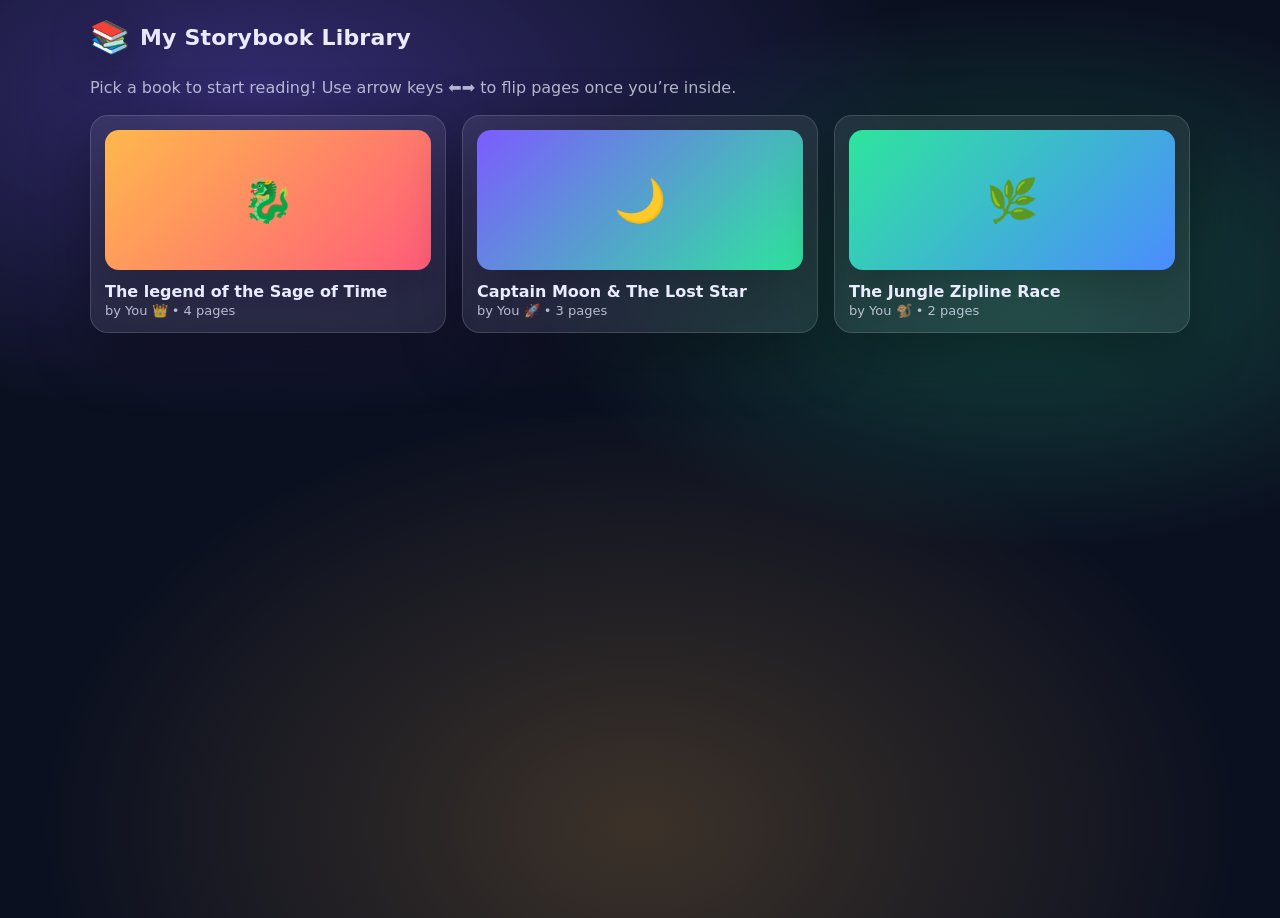
<file: src/assets/project/Aidens-storybook-website/index.html>
<!doctype html>
<html lang="en">
<head>
  <meta charset="UTF-8" />
  <!-- Makes the site look good on phones/tablets -->
  <meta name="viewport" content="width=device-width, initial-scale=1.0" />

  <title>My Storybook Library</title>

  <!-- Link the CSS file -->
  <link rel="stylesheet" href="styles.css" />
</head>

<body>
  <!-- =========================
       TOP HEADER / NAV BAR
       ========================= -->
  <header class="topbar">
    <div class="brand">
      <span class="logo">📚</span>
      <h1>My Storybook Library</h1>
    </div>

    <!-- This button appears only when we're inside the reader -->
    <button id="backBtn" class="btn ghost hidden" aria-label="Go back to library">
      ← Back to Library
    </button>
  </header>

  <!-- =========================
       MAIN CONTENT AREA
       We'll toggle between:
       1) Library view (grid of books)
       2) Reader view (flipbook)
       ========================= -->
  <main class="container">

    <!-- ========== LIBRARY VIEW ========== -->
    <section id="libraryView">
      <p class="subtitle">
        Pick a book to start reading! Use arrow keys ⬅️➡️ to flip pages once you’re inside.
      </p>

      <!-- Where the JS will generate book cards -->
      <div id="bookGrid" class="book-grid"></div>
    </section>

    <!-- ========== READER VIEW ========== -->
    <section id="readerView" class="hidden">
      <!-- Reader header: book title + page counter -->
      <div class="reader-header">
        <div>
          <h2 id="bookTitle" class="reader-title">Book Title</h2>
          <p id="bookAuthor" class="reader-author">by Someone</p>
        </div>

        <!-- Page number info -->
        <div class="page-counter" aria-live="polite">
          <span id="pageNumber">1</span> / <span id="totalPages">1</span>
        </div>
      </div>

      <!-- The flipbook stage (the “screen” where pages appear) -->
      <div class="stage">
        <!-- The “book” container that holds the pages -->
        <div id="flipbook" class="flipbook" aria-label="Storybook pages">

          <!-- 
            We will create pages dynamically in JS.
            A page has:
              - left side (previous page)
              - right side (current page)
            We animate the right side like a flipping sheet.
          -->
        </div>
      </div>

      <!-- Reader controls -->
      <div class="controls">
        <button id="prevBtn" class="btn" aria-label="Previous page">
          ⬅️ Prev
        </button>

        <button id="randomBtn" class="btn ghost" aria-label="Random page">
          🎲 Surprise Me
        </button>

        <button id="nextBtn" class="btn" aria-label="Next page">
          Next ➡️
        </button>
      </div>

      <!-- Tiny help text -->
      <p class="hint">
        Tip: You can also press ⬅️ / ➡️ on your keyboard.
      </p>
    </section>
  </main>

  <!-- Link the JS file at the bottom so HTML loads first -->
  <script src="app.js"></script>
</body>
</html>
</file>
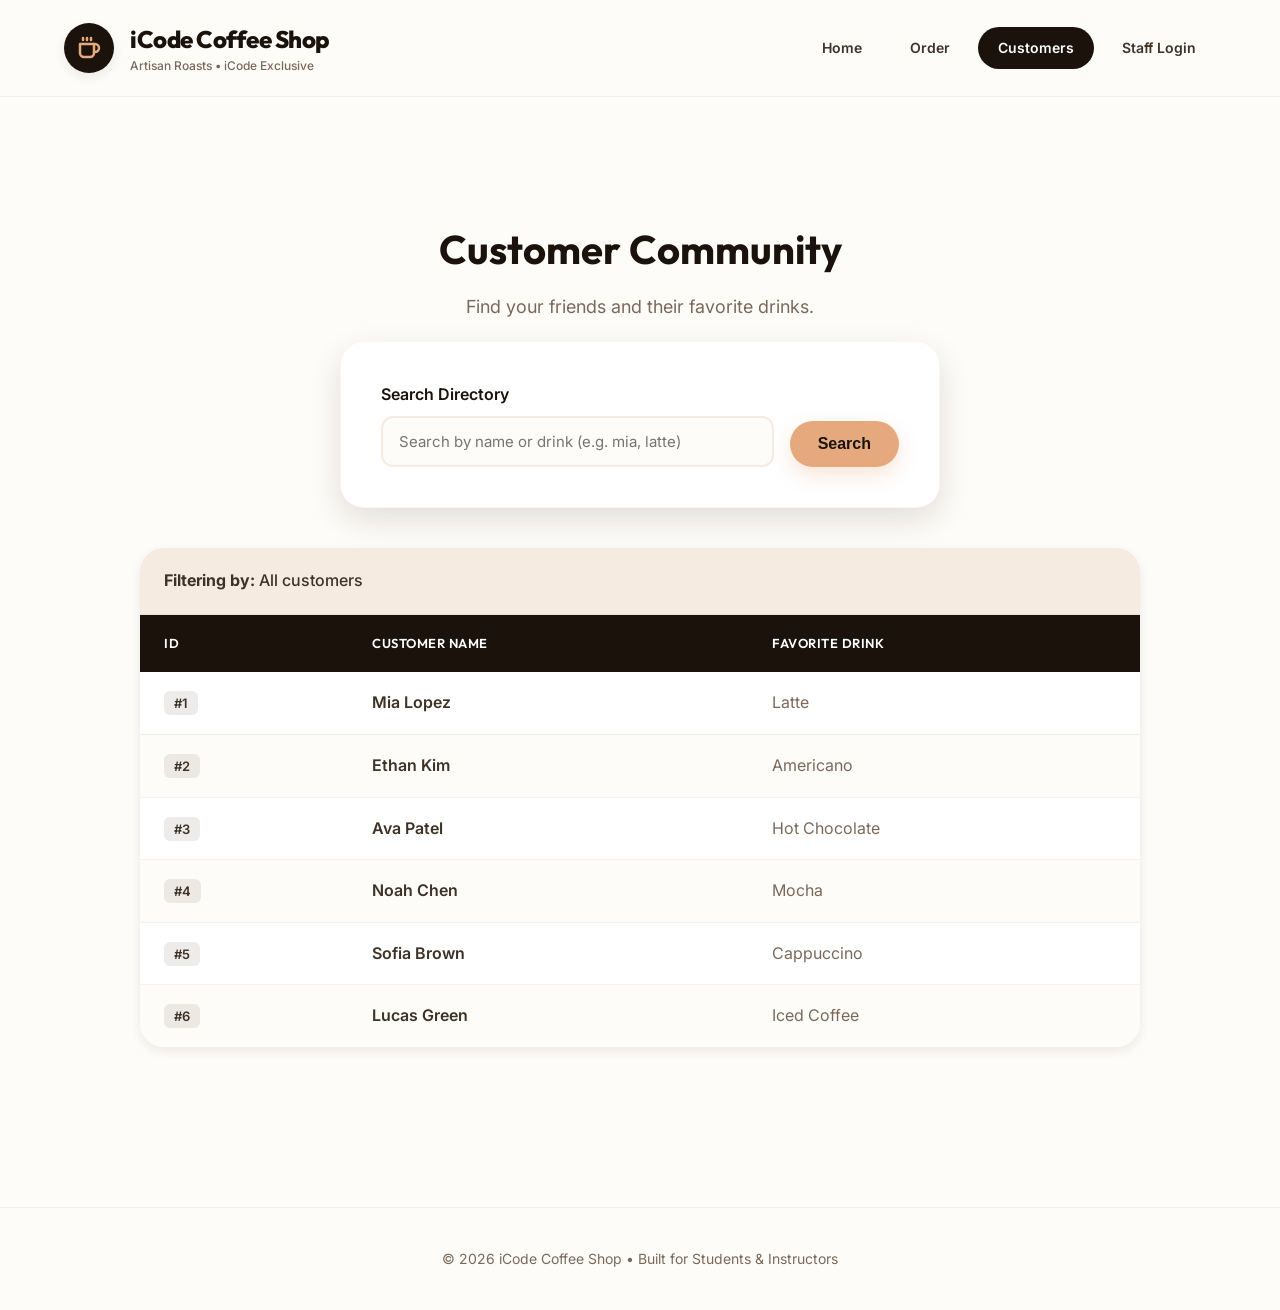
<file: src/assets/project/Coffee Shop Website Project/customers.html>
<!DOCTYPE html>
<html lang="en">
<head>
  <meta charset="UTF-8" />
  <title>Customers - iCode Artisan Coffee</title>
  <link rel="stylesheet" href="styles.css" />
  <link href="https://fonts.googleapis.com/css2?family=Outfit:wght@300;400;600;800&family=Inter:wght@400;500;600&display=swap" rel="stylesheet">
</head>
<body>

  <header class="navbar">
    <a href="index.html" class="logo-wrap">
      <div class="logo-circle">
        <svg xmlns="http://www.w3.org/2000/svg" width="24" height="24" viewBox="0 0 24 24" fill="none" stroke="currentColor" stroke-width="2.5" stroke-linecap="round" stroke-linejoin="round"><path d="M17 8h1a4 4 0 1 1 0 8h-1"/><path d="M3 8h14v9a4 4 0 0 1-4 4H7a4 4 0 0 1-4-4Z"/><line x1="6" x2="6" y1="2" y2="4"/><line x1="10" x2="10" y1="2" y2="4"/><line x1="14" x2="14" y1="2" y2="4"/></svg>
      </div>
      <div>
        <h1 class="brand-title">iCode Coffee Shop</h1>
        <p class="brand-subtitle">Artisan Roasts • iCode Exclusive</p>
      </div>
    </a>

    <nav class="nav-links">
      <a href="index.html">Home</a>
      <a href="order.html">Order</a>
      <a href="customers.html" class="active">Customers</a>
      <a href="login.html">Staff Login</a>
    </nav>
  </header>

  <main class="container">
    <div class="page-header">
      <h2>Customer Community</h2>
      <p>Find your friends and their favorite drinks.</p>
    </div>

    <div class="form-container" style="max-width: 600px; margin-bottom: 20px;">
      <form id="searchForm" style="display: flex; gap: 16px; align-items: flex-end;">
        <div class="form-group" style="flex-grow: 1; margin-bottom: 0;">
          <label>Search Directory</label>
          <input
            type="text"
            id="searchInput"
            placeholder="Search by name or drink (e.g. mia, latte)"
          />
        </div>
        <button type="submit" class="btn" style="padding: 14px 28px;">Search</button>
      </form>
    </div>

    <div class="table-wrapper">
      <div style="padding: 20px 24px; background: var(--color-cream); border-bottom: 1px solid rgba(26, 18, 11, 0.05);">
        <p style="margin: 0; font-weight: 500;"><b>Filtering by:</b> <span id="filterLabel">All customers</span></p>
      </div>
      
      <table>
        <thead>
          <tr>
            <th>ID</th>
            <th>Customer Name</th>
            <th>Favorite Drink</th>
          </tr>
        </thead>
        <tbody id="customerTableBody">
          <!-- Rows will be injected by JavaScript -->
        </tbody>
      </table>
    </div>
  </main>

  <footer class="footer">
    <p>&copy; 2026 iCode Coffee Shop • Built for Students & Instructors</p>
  </footer>

  <script src="script.js"></script>
</body>
</html>
</file>
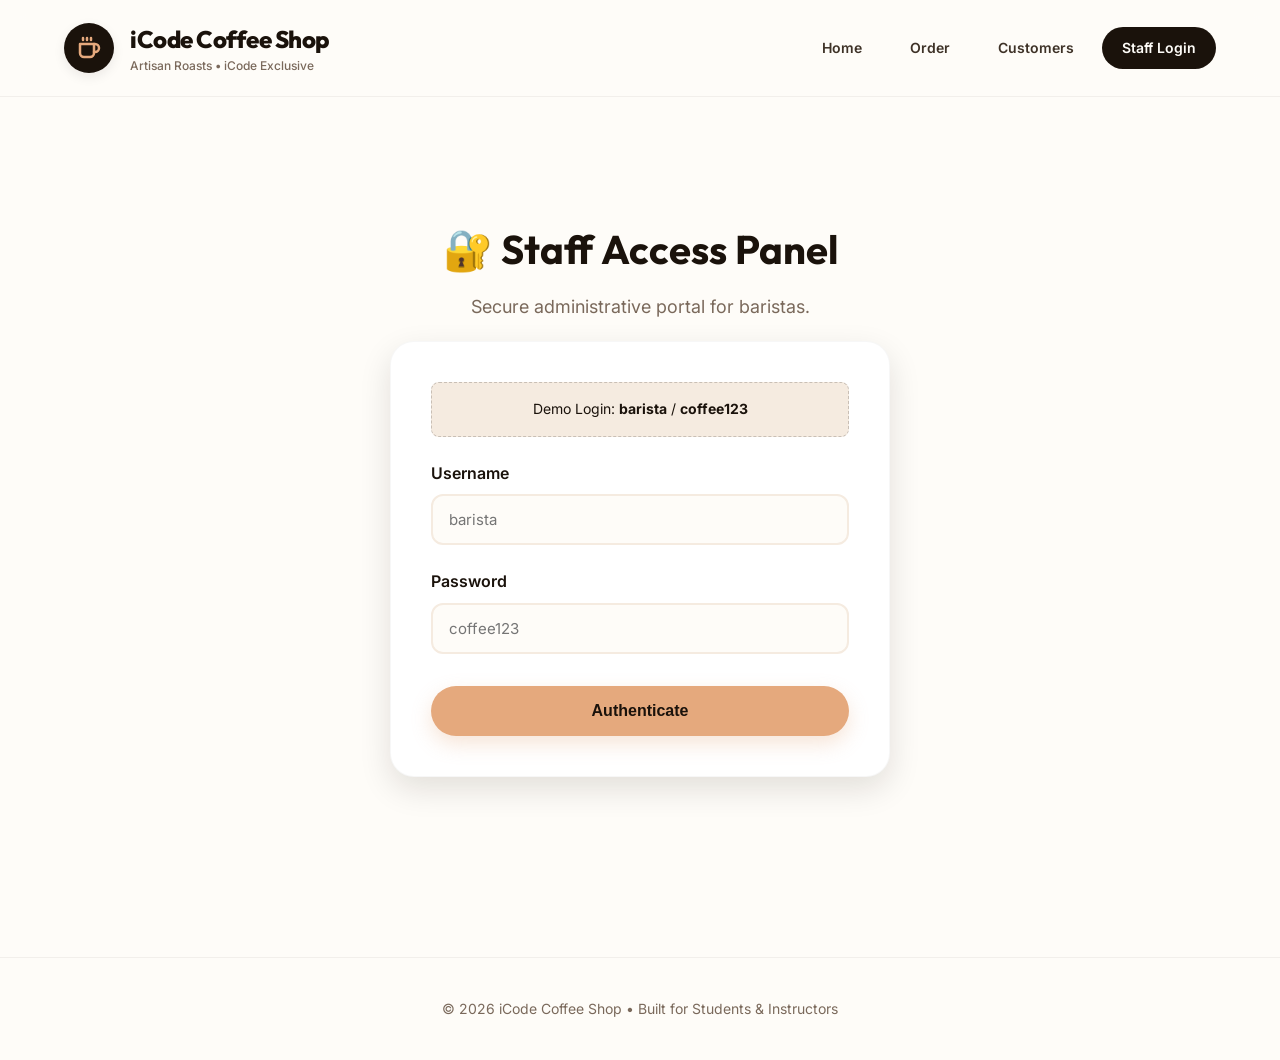
<file: src/assets/project/Coffee Shop Website Project/login.html>
<!DOCTYPE html>
<html lang="en">
<head>
  <meta charset="UTF-8" />
  <title>Staff Login - iCode Artisan Coffee</title>
  <link rel="stylesheet" href="styles.css" />
  <link href="https://fonts.googleapis.com/css2?family=Outfit:wght@300;400;600;800&family=Inter:wght@400;500;600&display=swap" rel="stylesheet">
</head>
<body>

  <header class="navbar">
    <a href="index.html" class="logo-wrap">
      <div class="logo-circle">
        <svg xmlns="http://www.w3.org/2000/svg" width="24" height="24" viewBox="0 0 24 24" fill="none" stroke="currentColor" stroke-width="2.5" stroke-linecap="round" stroke-linejoin="round"><path d="M17 8h1a4 4 0 1 1 0 8h-1"/><path d="M3 8h14v9a4 4 0 0 1-4 4H7a4 4 0 0 1-4-4Z"/><line x1="6" x2="6" y1="2" y2="4"/><line x1="10" x2="10" y1="2" y2="4"/><line x1="14" x2="14" y1="2" y2="4"/></svg>
      </div>
      <div>
        <h1 class="brand-title">iCode Coffee Shop</h1>
        <p class="brand-subtitle">Artisan Roasts • iCode Exclusive</p>
      </div>
    </a>

    <nav class="nav-links">
      <a href="index.html">Home</a>
      <a href="order.html">Order</a>
      <a href="customers.html">Customers</a>
      <a href="login.html" class="active">Staff Login</a>
    </nav>
  </header>

  <main class="container">
    <div class="page-header">
      <h2>🔐 Staff Access Panel</h2>
      <p>Secure administrative portal for baristas.</p>
    </div>

    <div class="form-container">
      <div style="background: var(--color-cream); color: var(--color-espresso); padding: 15px; border-radius: 8px; margin-bottom: 24px; text-align: center; font-size: 14px; border: 1px dashed rgba(26, 18, 11, 0.2);">
        Demo Login: <b>barista</b> / <b>coffee123</b>
      </div>

      <div id="loginError" class="error" style="display: none; color: #D47A43; margin-bottom: 20px; font-weight: 600; text-align: center; background: #fff2eb; padding: 12px; border-radius: 8px;">Oops! Wrong username or password.</div>

      <form id="loginForm">
        <div class="form-group">
          <label>Username</label>
          <input type="text" id="username" placeholder="barista" required />
        </div>

        <div class="form-group">
          <label>Password</label>
          <input type="password" id="password" placeholder="coffee123" required />
        </div>

        <div class="form-actions">
          <button type="submit" class="btn btn-full" style="justify-content: center;">Authenticate</button>
        </div>
      </form>
    </div>
  </main>

  <footer class="footer">
    <p>&copy; 2026 iCode Coffee Shop • Built for Students & Instructors</p>
  </footer>

  <script src="script.js"></script>
</body>
</html>
</file>
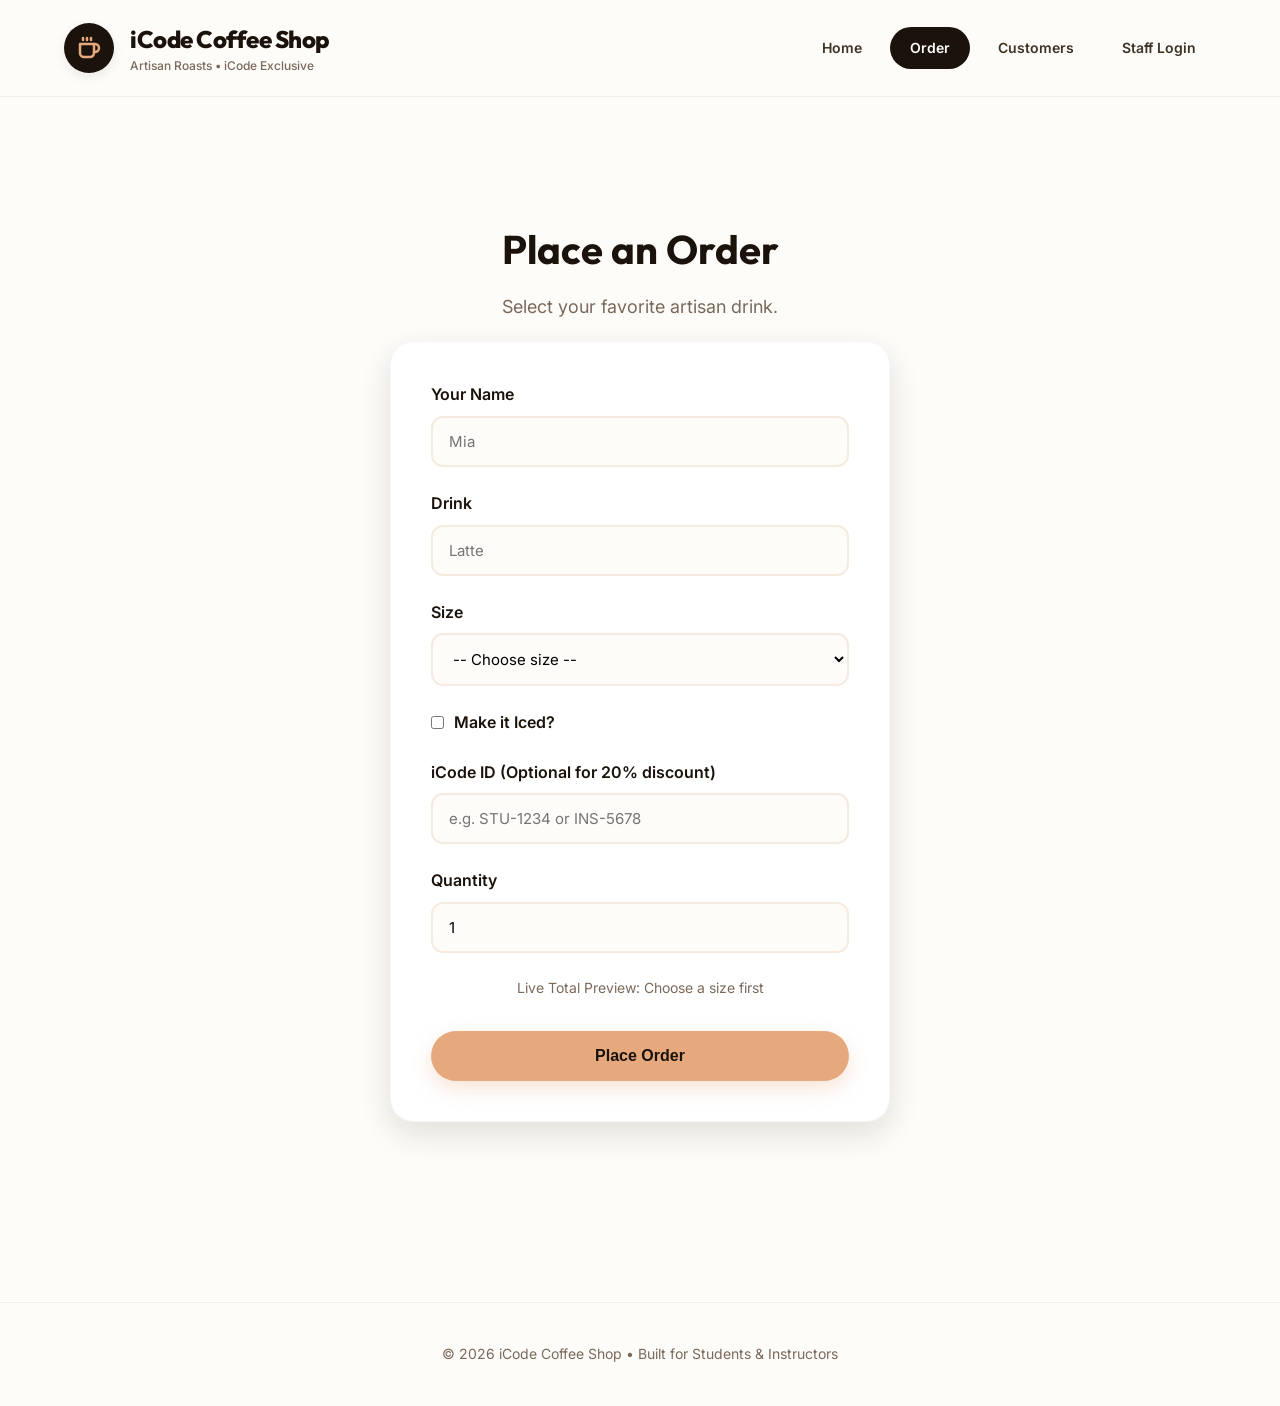
<file: src/assets/project/Coffee Shop Website Project/order.html>
<!DOCTYPE html>
<html lang="en">
<head>
  <meta charset="UTF-8" />
  <title>Order - iCode Artisan Coffee</title>
  <link rel="stylesheet" href="styles.css" />
  <link href="https://fonts.googleapis.com/css2?family=Outfit:wght@300;400;600;800&family=Inter:wght@400;500;600&display=swap" rel="stylesheet">
</head>
<body>

  <header class="navbar">
    <a href="index.html" class="logo-wrap">
      <div class="logo-circle">
        <svg xmlns="http://www.w3.org/2000/svg" width="24" height="24" viewBox="0 0 24 24" fill="none" stroke="currentColor" stroke-width="2.5" stroke-linecap="round" stroke-linejoin="round"><path d="M17 8h1a4 4 0 1 1 0 8h-1"/><path d="M3 8h14v9a4 4 0 0 1-4 4H7a4 4 0 0 1-4-4Z"/><line x1="6" x2="6" y1="2" y2="4"/><line x1="10" x2="10" y1="2" y2="4"/><line x1="14" x2="14" y1="2" y2="4"/></svg>
      </div>
      <div>
        <h1 class="brand-title">iCode Coffee Shop</h1>
        <p class="brand-subtitle">Artisan Roasts • iCode Exclusive</p>
      </div>
    </a>

    <nav class="nav-links">
      <a href="index.html">Home</a>
      <a href="order.html" class="active">Order</a>
      <a href="customers.html">Customers</a>
      <a href="login.html">Staff Login</a>
    </nav>
  </header>

  <main class="container">
    <div class="page-header">
      <h2>Place an Order</h2>
      <p>Select your favorite artisan drink.</p>
    </div>

    <div class="form-container">
      <div id="orderError" class="error" style="display: none; color: #D47A43; margin-bottom: 20px; font-weight: 600; text-align: center; background: #fff2eb; padding: 12px; border-radius: 8px;">Please fill in your name, drink, and size!</div>

      <form id="orderForm">
        <div class="form-group">
          <label>Your Name</label>
          <input type="text" id="orderName" placeholder="Mia" required />
        </div>

        <div class="form-group">
          <label>Drink</label>
          <input type="text" id="orderDrink" placeholder="Latte" required />
        </div>

        <div class="form-group">
          <label>Size</label>
          <select id="size" required>
            <option value="">-- Choose size --</option>
            <option value="Small">Small</option>
            <option value="Medium">Medium</option>
            <option value="Large">Large</option>
          </select>
        </div>

        <div class="form-group" style="display: flex; align-items: center; gap: 10px;">
          <input type="checkbox" id="iced" style="width: auto;" />
          <label for="iced" style="margin:0; cursor:pointer;">Make it Iced?</label>
        </div>

        <div class="form-group">
          <label>iCode ID (Optional for 20% discount)</label>
          <input type="text" id="icodeId" placeholder="e.g. STU-1234 or INS-5678" />
        </div>

        <div class="form-group">
          <label>Quantity</label>
          <input type="number" id="qty" value="1" min="1" required />
        </div>

        <p id="totalPreview" style="text-align: center; color: var(--color-text-muted); font-size: 14px; margin-bottom: 20px;">Live Total Preview: Choose a size first</p>

        <div class="form-actions">
          <button type="submit" class="btn btn-full">Place Order</button>
        </div>
      </form>

      <div id="receiptCard" class="receipt" style="display: none; margin-top: 40px; padding: 30px; background: var(--color-cream); border-radius: var(--radius-sm); border: 2px dashed rgba(26, 18, 11, 0.1);">
        <h3 style="margin-bottom: 20px; text-align: center;">Digital Receipt</h3>
        <ul style="list-style:none; padding:0; line-height:2;">
          <li><b>Customer:</b> <span id="rName"></span></li>
          <li><b>Order:</b> <span id="rDrink"></span> (<span id="rSize"></span>) <span id="rIced"></span></li>
          <li><b>Quantity:</b> <span id="rQty"></span></li>
          <li><b>Price Each:</b> $<span id="rPrice"></span></li>
          <li style="margin-top: 15px; padding-top: 15px; border-top: 1px solid rgba(26, 18, 11, 0.1); font-size: 18px; font-weight: 800; text-align: right;"><b>Total:</b> $<span id="rTotal"></span></li>
        </ul>
      </div>
    </div>
  </main>

  <footer class="footer">
    <p>&copy; 2026 iCode Coffee Shop • Built for Students & Instructors</p>
  </footer>

  <script src="script.js"></script>
</body>
</html>
</file>
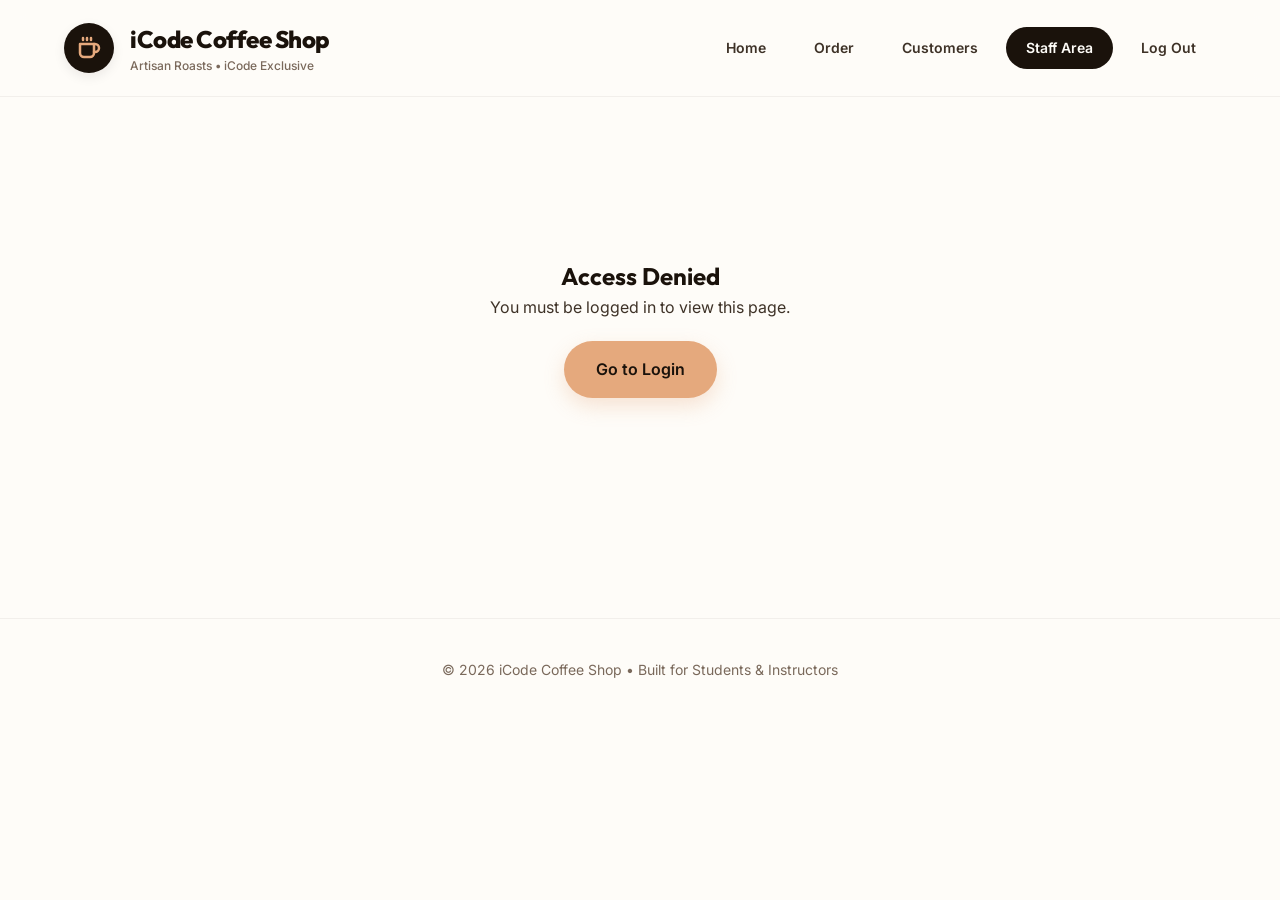
<file: src/assets/project/Coffee Shop Website Project/staff.html>
<!DOCTYPE html>
<html lang="en">
<head>
  <meta charset="UTF-8" />
  <title>Staff Area - iCode Artisan Coffee</title>
  <link rel="stylesheet" href="styles.css" />
  <link href="https://fonts.googleapis.com/css2?family=Outfit:wght@300;400;600;800&family=Inter:wght@400;500;600&display=swap" rel="stylesheet">
</head>
<body>

  <header class="navbar">
    <a href="index.html" class="logo-wrap">
      <div class="logo-circle">
        <svg xmlns="http://www.w3.org/2000/svg" width="24" height="24" viewBox="0 0 24 24" fill="none" stroke="currentColor" stroke-width="2.5" stroke-linecap="round" stroke-linejoin="round"><path d="M17 8h1a4 4 0 1 1 0 8h-1"/><path d="M3 8h14v9a4 4 0 0 1-4 4H7a4 4 0 0 1-4-4Z"/><line x1="6" x2="6" y1="2" y2="4"/><line x1="10" x2="10" y1="2" y2="4"/><line x1="14" x2="14" y1="2" y2="4"/></svg>
      </div>
      <div>
        <h1 class="brand-title">iCode Coffee Shop</h1>
        <p class="brand-subtitle">Artisan Roasts • iCode Exclusive</p>
      </div>
    </a>

    <nav class="nav-links">
      <a href="index.html">Home</a>
      <a href="order.html">Order</a>
      <a href="customers.html">Customers</a>
      <a href="staff.html" class="active">Staff Area</a>
      <a href="#" id="logoutBtn">Log Out</a>
    </nav>
  </header>

  <main class="container">
    <div id="authGuard" style="display: none; text-align: center; margin: 100px 0;">
      <h2>Access Denied</h2>
      <p>You must be logged in to view this page.</p>
      <a href="login.html" class="btn" style="margin-top: 20px;">Go to Login</a>
    </div>

    <div id="staffContent" style="display: none;">
      <div class="page-header">
        <h2>✅ Welcome to the Secret Staff Page</h2>
        <p>Secure Operations Dashboard</p>
      </div>

      <div class="info-panel" style="margin-top: 0;">
        <div class="info-text">
          <h3>Dashboard Overview</h3>
          <p style="margin-bottom: 24px; font-size: 18px;">
            Hello, <b id="staffNameDisplay">Staff</b>! 
            <span style="background: rgba(26, 18, 11, 0.08); padding: 4px 10px; border-radius: 6px; font-size: 13px; font-weight: 600; margin-left: 8px;">Logged In</span>
          </p>
          <ul class="pretty-list">
            <li>Check today’s artisan coffee orders</li>
            <li>Restock premium coffee beans and dairy</li>
            <li>Sanitize the espresso machine and counter</li>
            <li>Update the community favorites board</li>
          </ul>
          
          <div style="margin-top: 32px;">
            <a class="btn" href="#" id="logoutBtnMain">Log Out Safely</a>
          </div>
        </div>
        
        <div class="info-badges">
          <span class="skill-pill">Shift Active</span>
          <span class="skill-pill">Inventory Checked</span>
          <span class="skill-pill">System Secure</span>
        </div>
      </div>
    </div>
  </main>

  <footer class="footer">
    <p>&copy; 2026 iCode Coffee Shop • Built for Students & Instructors</p>
  </footer>

  <script src="script.js"></script>
</body>
</html>
</file>
<file: src/assets/project/Aidens-storybook-website/styles.css>
/* =========================
   BASIC RESET + THEME
   ========================= */

/* Makes sizing easier: padding doesn't increase element width unexpectedly */
* {
  box-sizing: border-box;
}

:root {
  /* Theme colors (easy to tweak) */
  --bg: #0b1020;
  --panel: rgba(255, 255, 255, 0.08);
  --panel-strong: rgba(255, 255, 255, 0.12);
  --text: #e9ecff;
  --muted: rgba(233, 236, 255, 0.75);

  --accent: #7c5cff;   /* purple */
  --accent2: #2ee59d;  /* green */

  --shadow: 0 18px 60px rgba(0, 0, 0, 0.35);
  --radius: 18px;
}

body {
  margin: 0;
  font-family: system-ui, -apple-system, Segoe UI, Roboto, Arial, sans-serif;
  color: var(--text);

  /* Fancy background gradient */
  background:
    radial-gradient(1200px 600px at 20% 10%, rgba(124, 92, 255, 0.35), transparent 55%),
    radial-gradient(900px 500px at 80% 30%, rgba(46, 229, 157, 0.25), transparent 55%),
    radial-gradient(1000px 700px at 50% 90%, rgba(255, 184, 77, 0.20), transparent 60%),
    var(--bg);

  min-height: 100vh;
}

/* A simple utility class to hide sections */
.hidden {
  display: none !important;
}

.container {
  width: min(1100px, 92vw);
  margin: 22px auto 60px;
}

/* =========================
   TOP BAR
   ========================= */
.topbar {
  width: min(1100px, 92vw);
  margin: 18px auto 0;
  display: flex;
  align-items: center;
  justify-content: space-between;
  gap: 12px;
}

.brand {
  display: flex;
  align-items: center;
  gap: 10px;
}

.logo {
  font-size: 32px;
  filter: drop-shadow(0 10px 22px rgba(0,0,0,0.35));
}

.topbar h1 {
  margin: 0;
  font-size: 22px;
  letter-spacing: 0.2px;
}

/* =========================
   BUTTONS
   ========================= */
.btn {
  border: 0;
  border-radius: 14px;
  padding: 10px 14px;
  color: var(--text);
  background: linear-gradient(135deg, var(--accent), #4b8cff);
  box-shadow: 0 14px 35px rgba(124, 92, 255, 0.25);
  cursor: pointer;
  font-weight: 650;
  transition: transform 0.08s ease, filter 0.15s ease, opacity 0.15s ease;
}

.btn:hover {
  filter: brightness(1.06);
}

.btn:active {
  transform: translateY(1px) scale(0.99);
}

.btn.ghost {
  background: var(--panel);
  box-shadow: none;
  border: 1px solid rgba(255, 255, 255, 0.18);
}

/* Disabled button style */
.btn:disabled {
  opacity: 0.45;
  cursor: not-allowed;
}

/* =========================
   LIBRARY VIEW
   ========================= */
.subtitle {
  color: var(--muted);
  margin: 10px 0 18px;
}

.book-grid {
  display: grid;
  grid-template-columns: repeat(auto-fit, minmax(210px, 1fr));
  gap: 16px;
}

/* Individual book card */
.book-card {
  background: var(--panel);
  border: 1px solid rgba(255,255,255,0.14);
  border-radius: var(--radius);
  padding: 14px;
  box-shadow: var(--shadow);
  cursor: pointer;
  transition: transform 0.12s ease, background 0.12s ease;
  position: relative;
  overflow: hidden;
}

.book-card:hover {
  transform: translateY(-3px);
  background: var(--panel-strong);
}

.book-cover {
  border-radius: 14px;
  height: 140px;
  display: grid;
  place-items: center;
  color: #0b1020;
  font-weight: 900;
  letter-spacing: 0.5px;
  box-shadow: 0 18px 50px rgba(0,0,0,0.25);
}

.book-title {
  margin: 12px 0 2px;
  font-size: 16px;
}

.book-meta {
  margin: 0;
  color: var(--muted);
  font-size: 13px;
}

/* A fun little shine effect on hover */
.book-card::after {
  content: "";
  position: absolute;
  top: -30%;
  left: -40%;
  width: 70%;
  height: 160%;
  transform: rotate(20deg);
  background: linear-gradient(90deg, transparent, rgba(255,255,255,0.14), transparent);
  opacity: 0;
  transition: opacity 0.2s ease;
}

.book-card:hover::after {
  opacity: 1;
}

/* =========================
   READER VIEW
   ========================= */
.reader-header {
  display: flex;
  align-items: flex-end;
  justify-content: space-between;
  gap: 18px;
  margin-bottom: 12px;
}

.reader-title {
  margin: 0;
  font-size: 22px;
}

.reader-author {
  margin: 4px 0 0;
  color: var(--muted);
}

.page-counter {
  background: var(--panel);
  border: 1px solid rgba(255,255,255,0.14);
  padding: 10px 12px;
  border-radius: 14px;
  font-weight: 700;
}

/* The stage centers the flipbook */
.stage {
  display: grid;
  place-items: center;
  margin: 16px 0;
}

/* The flipbook “device” */
.flipbook {
  width: min(900px, 92vw);
  height: min(520px, 60vh);
  background: rgba(0,0,0,0.18);
  border: 1px solid rgba(255,255,255,0.14);
  border-radius: 24px;
  box-shadow: var(--shadow);
  position: relative;
  overflow: hidden;

  /* perspective makes 3D transforms look real */
  perspective: 1400px;
}

/* Each spread is a left page + right page */
.spread {
  position: absolute;
  inset: 0;
  display: grid;
  grid-template-columns: 1fr 1fr;
}

/* Page base */
.page {
  padding: 22px;
  display: flex;
  flex-direction: column;
  gap: 12px;
  overflow: auto;
}

/* Left page background */
.page.left {
  background: linear-gradient(180deg, rgba(255,255,255,0.92), rgba(255,255,255,0.78));
  color: #101321;
  border-right: 1px solid rgba(0,0,0,0.08);
}

/* Right page background */
.page.right {
  background: linear-gradient(180deg, rgba(255,255,255,0.96), rgba(255,255,255,0.86));
  color: #101321;
  position: relative;
}

/* Headline inside pages */
.page h3 {
  margin: 0;
  font-size: 20px;
}

.page p {
  margin: 0;
  line-height: 1.55;
  font-size: 16px;
}

/* A little “sticky note” style for fun */
.page .bubble {
  background: rgba(124, 92, 255, 0.14);
  border: 1px solid rgba(124, 92, 255, 0.25);
  padding: 10px 12px;
  border-radius: 14px;
  font-weight: 650;
}

/* =========================
   FLIP ANIMATION
   We animate a "sheet" that flips from right to left
   ========================= */

.sheet {
  position: absolute;
  top: 0;
  right: 0;
  width: 50%;
  height: 100%;

  transform-origin: left center; /* it flips around the middle spine */
  transform-style: preserve-3d;
  pointer-events: none; /* sheet is decorative; user clicks buttons */
}

/* Front face = the current right page content */
.sheet .front,
.sheet .back {
  position: absolute;
  inset: 0;
  border-left: 1px solid rgba(0,0,0,0.08);
  backface-visibility: hidden;
  overflow: hidden;
}

/* Looks like paper */
.sheet .front {
  background: linear-gradient(180deg, rgba(255,255,255,0.96), rgba(255,255,255,0.86));
  color: #101321;
  padding: 22px;
}

/* Back face = the “back of the page” while flipping */
.sheet .back {
  background: linear-gradient(180deg, rgba(250,250,250,0.88), rgba(240,240,240,0.80));
  transform: rotateY(180deg);
  padding: 22px;
}

/* When we add class "flipping", the sheet rotates */
.sheet.flipping {
  animation: flip 0.65s ease-in-out forwards;
}

@keyframes flip {
  0%   { transform: rotateY(0deg);   }
  100% { transform: rotateY(-180deg); }
}

/* =========================
   CONTROLS
   ========================= */
.controls {
  display: flex;
  justify-content: center;
  gap: 12px;
  flex-wrap: wrap;
  margin-top: 8px;
}

.hint {
  text-align: center;
  color: var(--muted);
  margin: 10px 0 0;
}
</file>
<file: src/assets/project/Coffee Shop Website Project/styles.css>
/* ==========================================================
   iCode Coffee Shop - Premium Enhanced Styles
   ========================================================== */
@import url('https://fonts.googleapis.com/css2?family=Outfit:wght@300;400;600;800&family=Inter:wght@400;500;600&display=swap');

:root {
  --color-espresso: #1A120B;
  --color-caramel: #E5A97D;
  --color-cream: #F5EBE0;
  --color-warm-white: #FEFCF8;
  --color-text: #3E3227;
  --color-text-muted: #7A695B;
  --color-accent: #D47A43;
  --shadow-sm: 0 4px 12px rgba(26, 18, 11, 0.08);
  --shadow-md: 0 12px 32px rgba(26, 18, 11, 0.12);
  --shadow-lg: 0 24px 48px rgba(26, 18, 11, 0.15);
  --radius-sm: 12px;
  --radius-md: 24px;
  --radius-lg: 32px;
  --transition: all 0.3s cubic-bezier(0.25, 0.8, 0.25, 1);
}

* {
  box-sizing: border-box;
  margin: 0;
  padding: 0;
}

body {
  font-family: 'Inter', sans-serif;
  background-color: var(--color-warm-white);
  color: var(--color-text);
  line-height: 1.6;
  overflow-x: hidden;
}

h1, h2, h3, h4, .brand-title {
  font-family: 'Outfit', sans-serif;
  color: var(--color-espresso);
}

/* =========================
   NAVBAR
========================= */
.navbar {
  display: flex;
  justify-content: space-between;
  align-items: center;
  padding: 20px 5%;
  background: rgba(254, 252, 248, 0.85);
  backdrop-filter: blur(12px);
  -webkit-backdrop-filter: blur(12px);
  position: sticky;
  top: 0;
  z-index: 100;
  border-bottom: 1px solid rgba(26, 18, 11, 0.05);
}

.logo-wrap {
  display: flex;
  align-items: center;
  gap: 16px;
  text-decoration: none;
}

.logo-circle {
  width: 50px;
  height: 50px;
  border-radius: 50%;
  background: var(--color-espresso);
  color: var(--color-caramel);
  display: flex;
  align-items: center;
  justify-content: center;
  font-size: 24px;
  box-shadow: var(--shadow-sm);
}

.brand-title {
  margin: 0;
  font-size: 24px;
  font-weight: 800;
  letter-spacing: -0.5px;
}

.brand-subtitle {
  font-size: 12px;
  color: var(--color-text-muted);
  font-weight: 500;
  margin-top: -2px;
}

.nav-links {
  display: flex;
  gap: 8px;
}

.nav-links a {
  color: var(--color-text);
  text-decoration: none;
  padding: 10px 20px;
  border-radius: 99px;
  font-weight: 600;
  font-size: 14px;
  transition: var(--transition);
}

.nav-links a:hover,
.nav-links a.active {
  background: var(--color-espresso);
  color: var(--color-warm-white);
}

/* =========================
   HERO
========================= */
.hero-wrapper {
  padding: 20px 5%;
}

.hero-fancy {
  display: grid;
  grid-template-columns: 1fr 1fr;
  align-items: center;
  background: var(--color-espresso);
  border-radius: var(--radius-lg);
  overflow: hidden;
  box-shadow: var(--shadow-lg);
  min-height: 600px;
  position: relative;
}

.hero-text {
  padding: 60px 8%;
  color: var(--color-warm-white);
  position: relative;
  z-index: 2;
}

.hero-tag {
  display: inline-block;
  background: rgba(229, 169, 125, 0.2);
  color: var(--color-caramel);
  font-size: 13px;
  font-weight: 600;
  padding: 8px 16px;
  border-radius: 99px;
  margin-bottom: 24px;
  border: 1px solid rgba(229, 169, 125, 0.3);
  text-transform: uppercase;
  letter-spacing: 1px;
}

.hero-text h2 {
  font-size: 56px;
  line-height: 1.1;
  color: var(--color-warm-white);
  margin-bottom: 20px;
  font-weight: 800;
  letter-spacing: -1px;
}

.hero-text p {
  font-size: 18px;
  color: rgba(254, 252, 248, 0.8);
  margin-bottom: 40px;
  max-width: 480px;
}

.hero-buttons {
  display: flex;
  gap: 16px;
}

.hero-visual {
  height: 100%;
  width: 100%;
  position: relative;
}

.hero-img {
  width: 100%;
  height: 100%;
  object-fit: cover;
  position: absolute;
  top: 0;
  left: 0;
}

.hero-img-overlay {
  position: absolute;
  top: 0;
  left: 0;
  width: 100%;
  height: 100%;
  background: linear-gradient(90deg, var(--color-espresso) 0%, transparent 100%);
}

/* =========================
   BUTTONS
========================= */
.btn {
  display: inline-flex;
  align-items: center;
  justify-content: center;
  background: var(--color-caramel);
  color: var(--color-espresso);
  text-decoration: none;
  padding: 16px 32px;
  border-radius: 99px;
  font-weight: 600;
  font-size: 16px;
  border: none;
  cursor: pointer;
  transition: var(--transition);
  box-shadow: 0 8px 20px rgba(229, 169, 125, 0.3);
}

.btn:hover {
  transform: translateY(-3px);
  box-shadow: 0 12px 24px rgba(229, 169, 125, 0.4);
  background: #f0b58a;
}

.btn-outline {
  background: transparent;
  color: var(--color-warm-white);
  border: 2px solid rgba(254, 252, 248, 0.3);
  box-shadow: none;
}

.btn-outline:hover {
  background: var(--color-warm-white);
  color: var(--color-espresso);
  border-color: var(--color-warm-white);
  box-shadow: none;
}

/* =========================
   CONTAINER & SECTIONS
========================= */
.container {
  max-width: 1280px;
  margin: 0 auto;
  padding: 60px 5%;
}

/* =========================
   FEATURE GRID
========================= */
.section-title {
  text-align: center;
  font-size: 36px;
  margin-bottom: 48px;
}

.feature-grid {
  display: grid;
  grid-template-columns: repeat(3, 1fr);
  gap: 32px;
}

.feature-card {
  background: #ffffff;
  border-radius: var(--radius-md);
  padding: 40px 32px;
  box-shadow: var(--shadow-sm);
  transition: var(--transition);
  position: relative;
  overflow: hidden;
  border: 1px solid rgba(26, 18, 11, 0.03);
  display: flex;
  flex-direction: column;
}

.feature-card:hover {
  transform: translateY(-8px);
  box-shadow: var(--shadow-md);
  border-color: var(--color-caramel);
}

.feature-icon {
  width: 64px;
  height: 64px;
  border-radius: 20px;
  background: var(--color-cream);
  color: var(--color-espresso);
  display: flex;
  align-items: center;
  justify-content: center;
  font-size: 28px;
  margin-bottom: 24px;
  transition: var(--transition);
}

.feature-card:hover .feature-icon {
  background: var(--color-caramel);
  color: var(--color-warm-white);
  transform: scale(1.05) rotate(5deg);
}

.feature-card h3 {
  font-size: 24px;
  margin-bottom: 12px;
}

.feature-card p {
  color: var(--color-text-muted);
  margin-bottom: 24px;
  flex-grow: 1;
}

.card-link {
  display: inline-flex;
  align-items: center;
  gap: 8px;
  color: var(--color-espresso);
  font-weight: 600;
  text-decoration: none;
  font-size: 15px;
  margin-top: auto;
}

.card-link:after {
  content: '→';
  transition: var(--transition);
}

.card-link:hover:after {
  transform: translateX(4px);
}

/* =========================
   INFO PANEL
========================= */
.info-panel {
  margin-top: 80px;
  background: var(--color-cream);
  border-radius: var(--radius-lg);
  padding: 60px;
  display: grid;
  grid-template-columns: 1fr 1fr;
  gap: 48px;
  align-items: center;
}

.info-text h3 {
  font-size: 32px;
  margin-bottom: 24px;
}

.pretty-list {
  list-style: none;
}

.pretty-list li {
  margin-bottom: 16px;
  display: flex;
  align-items: flex-start;
  gap: 12px;
}

.pretty-list li:before {
  content: '✓';
  display: inline-flex;
  align-items: center;
  justify-content: center;
  width: 24px;
  height: 24px;
  border-radius: 50%;
  background: var(--color-espresso);
  color: var(--color-caramel);
  font-size: 12px;
  font-weight: bold;
  flex-shrink: 0;
  margin-top: 2px;
}

.info-badges {
  display: flex;
  flex-wrap: wrap;
  gap: 12px;
}

.skill-pill {
  background: #ffffff;
  color: var(--color-espresso);
  font-weight: 600;
  padding: 12px 24px;
  border-radius: 99px;
  font-size: 14px;
  box-shadow: var(--shadow-sm);
  transition: var(--transition);
}

.skill-pill:hover {
  transform: translateY(-2px);
  box-shadow: var(--shadow-md);
  color: var(--color-accent);
}

/* =========================
   CTA
========================= */
.cta-banner {
  margin-top: 80px;
  background: linear-gradient(135deg, var(--color-accent), #B35E2B);
  border-radius: var(--radius-lg);
  padding: 60px;
  display: flex;
  justify-content: space-between;
  align-items: center;
  color: white;
  box-shadow: var(--shadow-lg);
}

.cta-banner-text h3 {
  font-size: 36px;
  color: white;
  margin-bottom: 8px;
}

.cta-banner-text p {
  font-size: 18px;
  opacity: 0.9;
}

.btn-white {
  background: white;
  color: var(--color-accent);
  box-shadow: 0 8px 24px rgba(0,0,0,0.15);
}

/* =========================
   FOOTER
========================= */
.footer {
  text-align: center;
  padding: 40px 20px;
  color: var(--color-text-muted);
  font-size: 14px;
  border-top: 1px solid rgba(26, 18, 11, 0.05);
  margin-top: 60px;
}

/* =========================
   RESPONSIVE
========================= */
@media (max-width: 1024px) {
  .hero-fancy {
    grid-template-columns: 1fr;
    min-height: auto;
  }
  .hero-visual {
    height: 300px;
  }
  .hero-img-overlay {
    background: linear-gradient(180deg, var(--color-espresso) 0%, transparent 100%);
  }
  .feature-grid {
    grid-template-columns: 1fr 1fr;
  }
}

@media (max-width: 768px) {
  .nav-links {
    display: none;
  }
  .hero-text h2 {
    font-size: 40px;
  }
  .info-panel, .cta-banner {
    grid-template-columns: 1fr;
    flex-direction: column;
    text-align: left;
    padding: 40px 30px;
  }
  .cta-banner {
    gap: 32px;
  }
  .feature-grid {
    grid-template-columns: 1fr;
  }
}

/* =========================
   FORM / INNER PAGES
========================= */
.page-header {
  text-align: center;
  padding: 60px 20px 20px;
}

.page-header h2 {
  font-size: 40px;
  margin-bottom: 12px;
}

.page-header p {
  color: var(--color-text-muted);
  font-size: 18px;
}

.form-container {
  background: #ffffff;
  padding: 40px;
  border-radius: var(--radius-md);
  box-shadow: var(--shadow-md);
  max-width: 500px;
  margin: 0 auto 60px;
  border: 1px solid rgba(26, 18, 11, 0.03);
}

.form-group {
  margin-bottom: 24px;
}

.form-group label {
  display: block;
  font-weight: 600;
  margin-bottom: 8px;
  color: var(--color-espresso);
}

.form-group input, .form-group select {
  width: 100%;
  padding: 14px 16px;
  border: 2px solid var(--color-cream);
  border-radius: var(--radius-sm);
  font-family: 'Inter', sans-serif;
  font-size: 15px;
  transition: var(--transition);
  background: var(--color-warm-white);
}

.form-group input:focus, .form-group select:focus {
  outline: none;
  border-color: var(--color-caramel);
  box-shadow: 0 0 0 4px rgba(229, 169, 125, 0.15);
  background: white;
}

.form-actions {
  margin-top: 32px;
}

.btn-full {
  width: 100%;
}

/* Table Styling */
.table-wrapper {
  overflow-x: auto;
  margin: 40px auto;
  max-width: 1000px;
  box-shadow: var(--shadow-sm);
  border-radius: var(--radius-md);
  background: white;
}

table {
  width: 100%;
  border-collapse: collapse;
}

th, td {
  padding: 18px 24px;
  text-align: left;
  border-bottom: 1px solid rgba(26, 18, 11, 0.05);
}

th {
  background: var(--color-espresso);
  color: white;
  font-family: 'Outfit', sans-serif;
  font-weight: 600;
  text-transform: uppercase;
  font-size: 13px;
  letter-spacing: 0.5px;
}

tr:last-child td {
  border-bottom: none;
}

tr:nth-child(even) {
  background: var(--color-warm-white);
}

tr:hover td {
  background: var(--color-cream);
}
</file>
